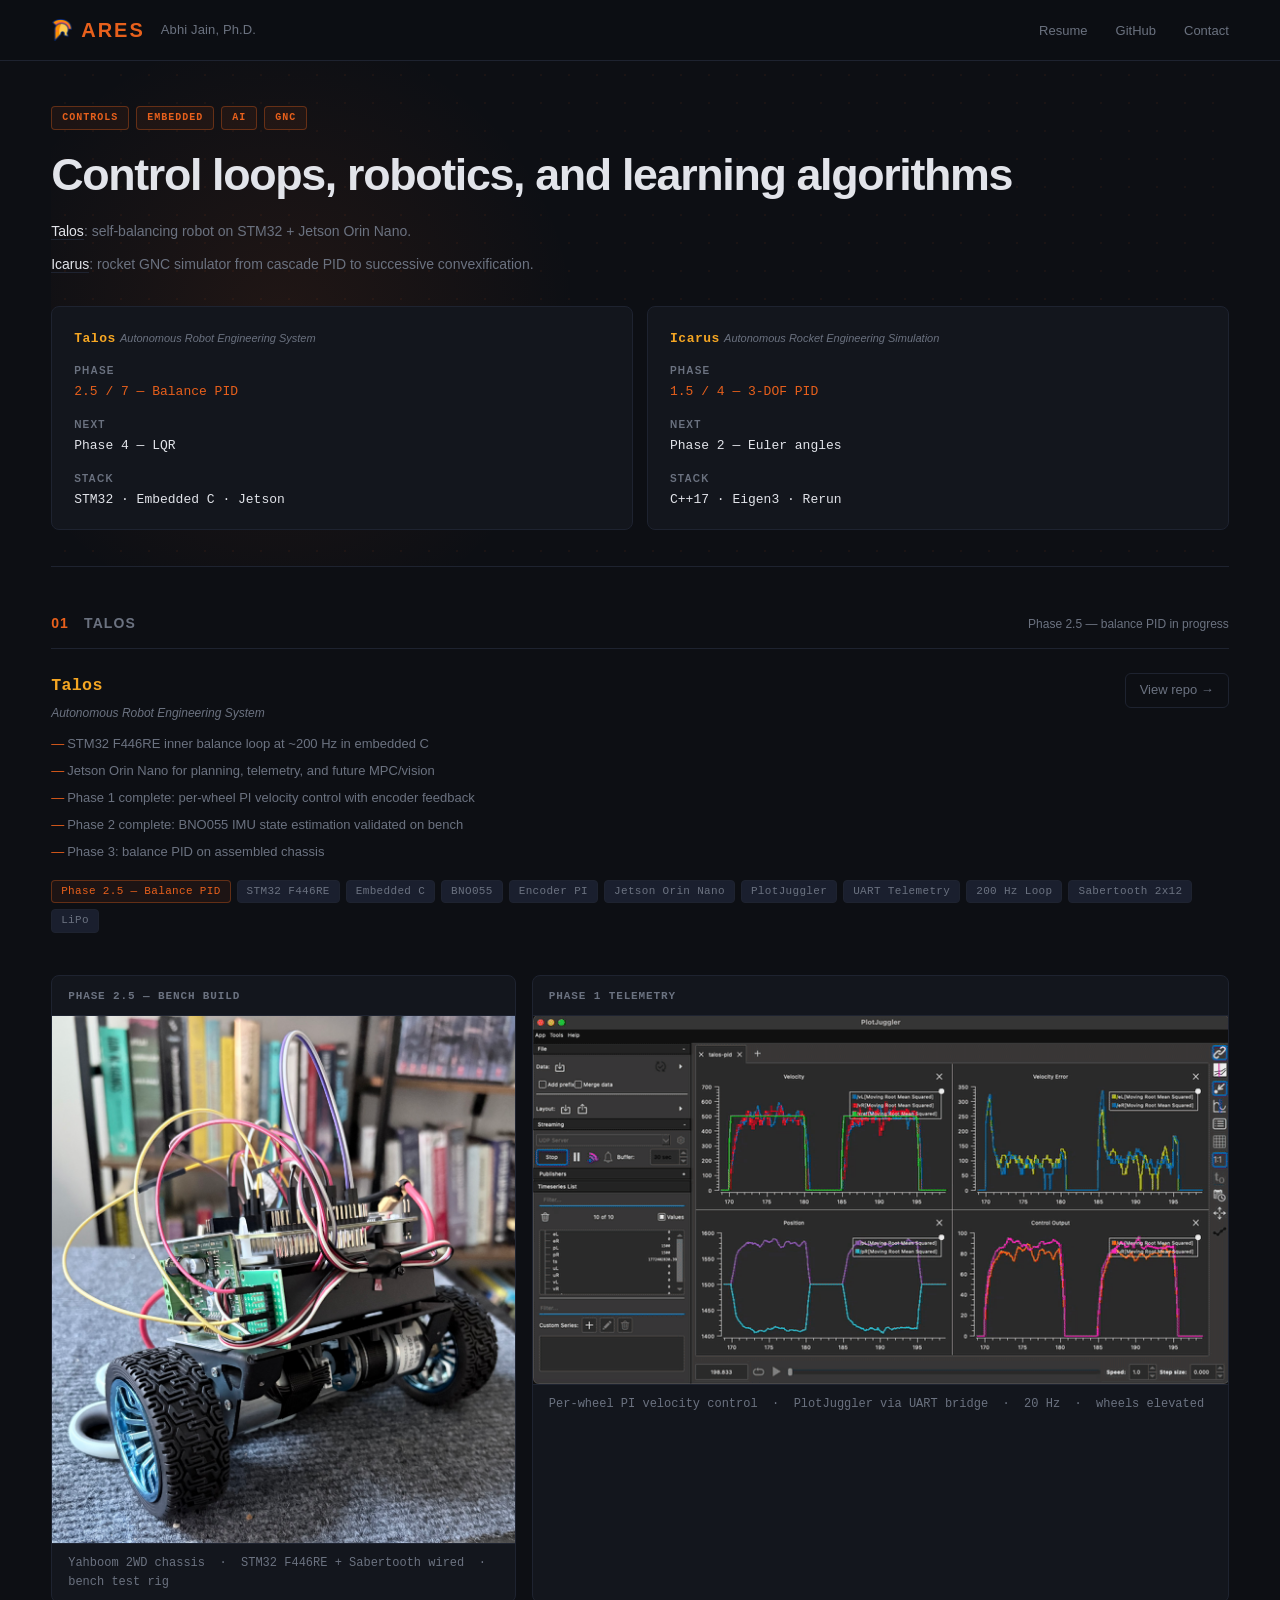
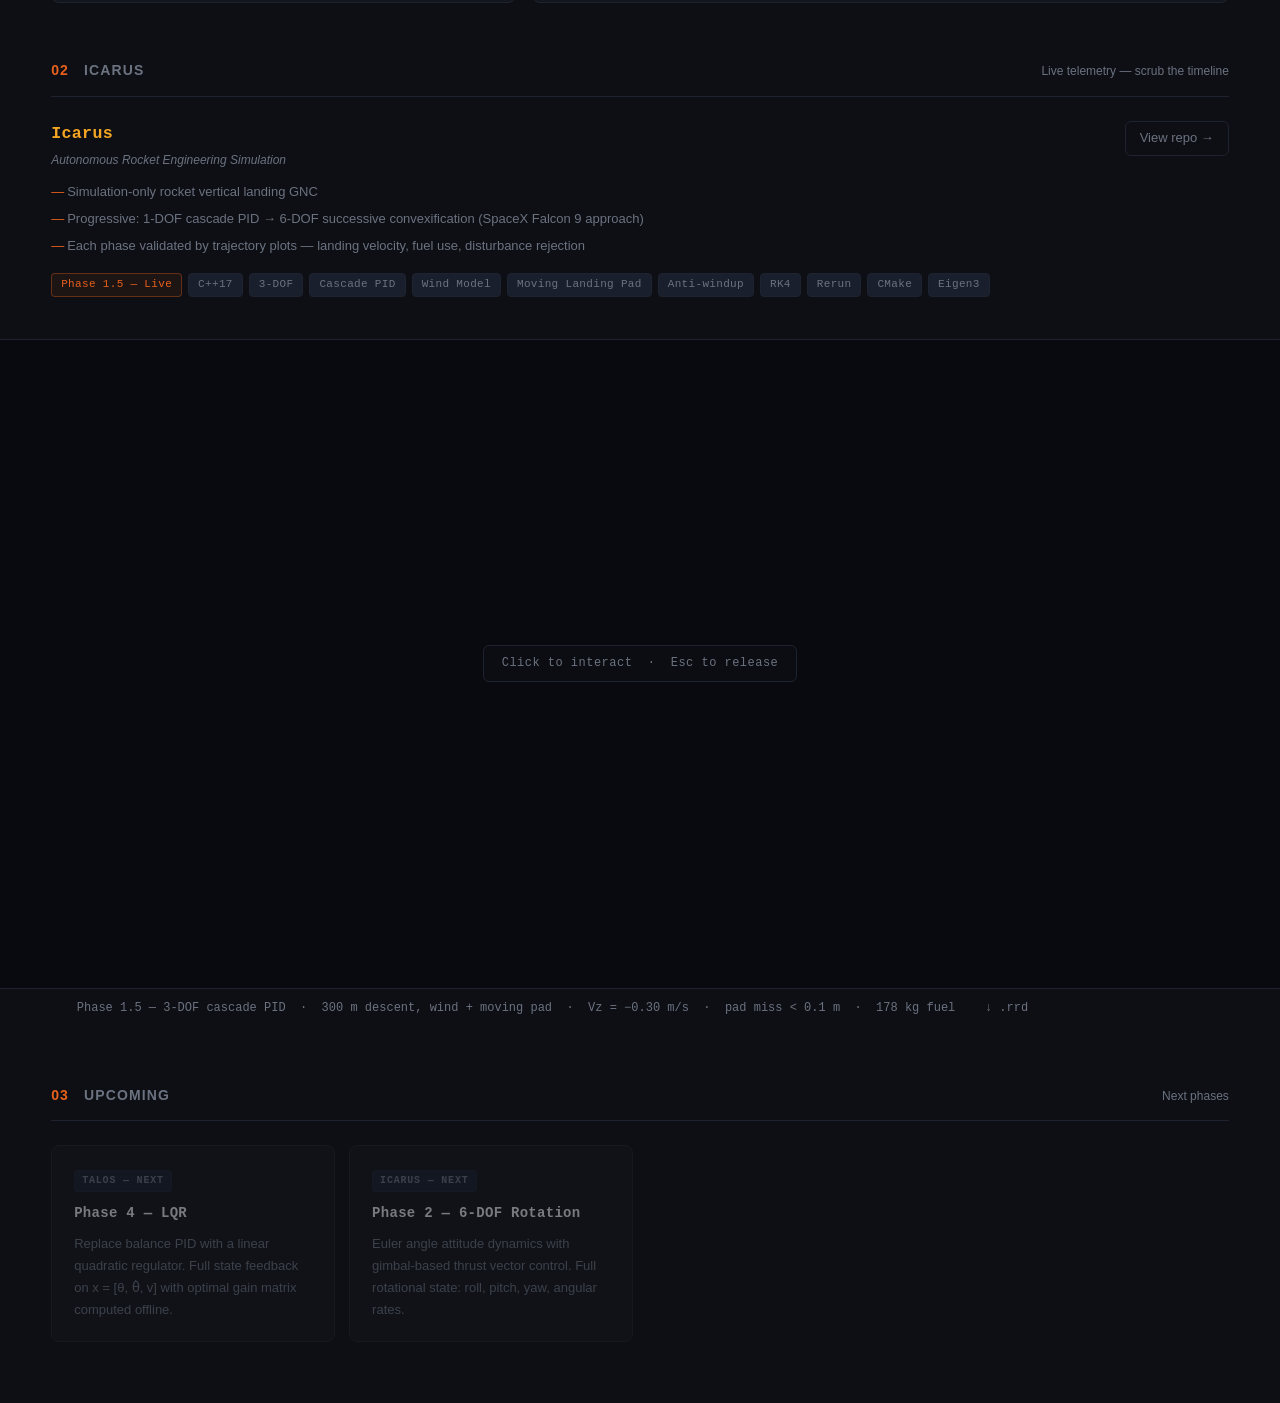
<file: index.html>
<!DOCTYPE html>
<!-- Generated by src/build.sh — edit src/ partials, not this file directly -->
<html lang="en">
<head>
  <meta charset="UTF-8" />
  <meta name="viewport" content="width=device-width, initial-scale=1.0" />
  <title>ARES</title>
  <link rel="icon" type="image/png" sizes="64x64" href="assets/favicon.png" />
  <link rel="stylesheet" href="src/styles/main.css" />
</head>
<body>
<nav>
  <div class="inner nav-inner">
    <div class="nav-left">
      <a class="nav-logo" href="#" onclick="event.preventDefault(); location.reload();">
        <img class="nav-logo-icon" src="assets/nav-icon.png" alt="" />
        ARES
      </a>
      <span class="nav-author">Abhi Jain, Ph.D.</span>
    </div>
    <ul>
<li><a href="docs/AJain_Resume.pdf" target="_blank">Resume</a></li>
      <li><a href="https://github.com/abhi-kirk" target="_blank">GitHub</a></li>
      <li><a href="mailto:abhikirk@icloud.com">Contact</a></li>
    </ul>
  </div>
</nav>
<div class="inner">
  <div class="intro">
    <div class="intro-left">
      <div class="intro-pills">
        <span class="intro-pill">Controls</span>
        <span class="intro-pill">Embedded</span>
        <span class="intro-pill">AI</span>
        <span class="intro-pill">GNC</span>
      </div>
      <h1 class="intro-heading">Control loops, robotics, and learning algorithms</h1>
      <p class="intro-body"><a href="https://github.com/abhi-kirk/ARES-Talos" target="_blank" style="color:var(--text);font-weight:500;text-decoration:none;border-bottom:1px solid var(--border);">Talos</a>: self-balancing robot on STM32 + Jetson Orin Nano.</p>
      <p class="intro-body" style="margin-top: 8px;"><a href="https://github.com/abhi-kirk/ARES-Icarus" target="_blank" style="color:var(--text);font-weight:500;text-decoration:none;border-bottom:1px solid var(--border);">Icarus</a>: rocket GNC simulator from cascade PID to successive convexification.</p>
    </div>
    <div class="intro-cards">
      <div class="intro-project-card">
        <div>
          <span class="intro-card-name"><span>Talos</span></span>
          <span class="intro-card-subtitle">Autonomous Robot Engineering System</span>
        </div>
        <div class="meta-row">
          <span class="meta-label">Phase</span>
          <span class="meta-value accent">2.5 / 7 — Balance PID</span>
        </div>
        <div class="meta-row">
          <span class="meta-label">Next</span>
          <span class="meta-value">Phase 4 — LQR</span>
        </div>
        <div class="meta-row">
          <span class="meta-label">Stack</span>
          <span class="meta-value">STM32 · Embedded C · Jetson</span>
        </div>
      </div>
      <div class="intro-project-card">
        <div>
          <span class="intro-card-name"><span>Icarus</span></span>
          <span class="intro-card-subtitle">Autonomous Rocket Engineering Simulation</span>
        </div>
        <div class="meta-row">
          <span class="meta-label">Phase</span>
          <span class="meta-value accent">1.5 / 4 — 3-DOF PID</span>
        </div>
        <div class="meta-row">
          <span class="meta-label">Next</span>
          <span class="meta-value">Phase 2 — Euler angles</span>
        </div>
        <div class="meta-row">
          <span class="meta-label">Stack</span>
          <span class="meta-value">C++17 · Eigen3 · Rerun</span>
        </div>
      </div>
    </div>
  </div>
</div>

<section id="projects">
  <!-- 01 — Talos -->
  <div class="inner" id="talos">
    <div class="section-header">
      <h2 class="section-title"><a class="anchor-heading" href="#talos"><span>01</span> Talos</a></h2>
      <span class="section-meta">Phase 2.5 — balance PID in progress</span>
    </div>

    <div class="project-header">
      <div>
        <p class="card-title"><a class="anchor-heading" href="#talos"><span>Talos</span></a></p>
        <p class="card-subtitle">Autonomous Robot Engineering System</p>
        <ul class="card-bullets">
          <li>STM32 F446RE inner balance loop at ~200 Hz in embedded C</li>
          <li>Jetson Orin Nano for planning, telemetry, and future MPC/vision</li>
          <li>Phase 1 complete: per-wheel PI velocity control with encoder feedback</li>
          <li>Phase 2 complete: BNO055 IMU state estimation validated on bench</li>
          <li>Phase 3: balance PID on assembled chassis</li>
        </ul>
      </div>
      <a class="card-link" href="https://github.com/abhi-kirk/ARES-Talos" target="_blank">View repo →</a>
    </div>

    <div class="tags" style="padding: 0 0 18px 0;">
      <span class="tag tag-accent">Phase 2.5 — Balance PID</span>
      <span class="tag">STM32 F446RE</span>
      <span class="tag">Embedded C</span>
      <span class="tag">BNO055</span>
      <span class="tag">Encoder PI</span>
      <span class="tag">Jetson Orin Nano</span>
      <span class="tag">PlotJuggler</span>
      <span class="tag">UART Telemetry</span>
      <span class="tag">200 Hz Loop</span>
      <span class="tag">Sabertooth 2x12</span>
      <span class="tag">LiPo</span>
    </div>

    <div class="talos-media">
      <div class="talos-media-card">
        <div class="talos-media-card-label">Phase 2.5 — bench build</div>
        <img src="assets/images/talos-bench.jpeg" alt="Talos physical bench build — wired hardware on Yahboom chassis" />
        <div class="embed-caption">Yahboom 2WD chassis &nbsp;·&nbsp; STM32 F446RE + Sabertooth wired &nbsp;·&nbsp; bench test rig</div>
      </div>
      <div class="talos-media-card">
        <div class="talos-media-card-label">Phase 1 telemetry</div>
        <img src="assets/images/pid-plots.gif" alt="Phase 1 — per-wheel PI velocity control telemetry in PlotJuggler" />
        <div class="embed-caption">Per-wheel PI velocity control &nbsp;·&nbsp; PlotJuggler via UART bridge &nbsp;·&nbsp; 20 Hz &nbsp;·&nbsp; wheels elevated</div>
      </div>
    </div>
  </div>

  <!-- 02 — Icarus -->
  <div class="inner" id="icarus" style="margin-top: 56px;">
    <div class="section-header">
      <h2 class="section-title"><a class="anchor-heading" href="#icarus"><span>02</span> Icarus</a></h2>
      <span class="section-meta">Live telemetry — scrub the timeline</span>
    </div>

    <div class="project-header">
      <div>
        <p class="card-title"><a class="anchor-heading" href="#icarus"><span>Icarus</span></a></p>
        <p class="card-subtitle">Autonomous Rocket Engineering Simulation</p>
        <ul class="card-bullets">
          <li>Simulation-only rocket vertical landing GNC</li>
          <li>Progressive: 1-DOF cascade PID → 6-DOF successive convexification (SpaceX Falcon 9 approach)</li>
          <li>Each phase validated by trajectory plots — landing velocity, fuel use, disturbance rejection</li>
        </ul>
      </div>
      <a class="card-link" href="https://github.com/abhi-kirk/ARES-Icarus" target="_blank">View repo →</a>
    </div>

    <div class="tags" style="padding: 0 0 18px 0;">
      <span class="tag tag-accent">Phase 1.5 — Live</span>
      <span class="tag">C++17</span>
      <span class="tag">3-DOF</span>
      <span class="tag">Cascade PID</span>
      <span class="tag">Wind Model</span>
      <span class="tag">Moving Landing Pad</span>
      <span class="tag">Anti-windup</span>
      <span class="tag">RK4</span>
      <span class="tag">Rerun</span>
      <span class="tag">CMake</span>
      <span class="tag">Eigen3</span>
    </div>
  </div>

  <!-- Full-width Rerun embed -->
  <div class="rerun-embed">
    <div class="rerun-overlay" id="rerunOverlay">
      <span class="rerun-overlay-hint">Click to interact &nbsp;·&nbsp; Esc to release</span>
    </div>
    <iframe
      src="https://app.rerun.io/version/0.30.2/index.html?url=https://abhi-kirk.github.io/ARES/assets/data/icarus-phase1.5.rrd"
      allow="cross-origin-isolated"
      title="ARES-Icarus Phase 1.5 — 3-DOF PID Landing Telemetry">
    </iframe>
  </div>

  <div class="inner">
    <div class="embed-caption">
      Phase 1.5 — 3-DOF cascade PID &nbsp;·&nbsp;
      300 m descent, wind + moving pad &nbsp;·&nbsp;
      Vz = −0.30 m/s &nbsp;·&nbsp; pad miss &lt; 0.1 m &nbsp;·&nbsp; 178 kg fuel
      &nbsp;&nbsp;
      <a href="https://abhi-kirk.github.io/ARES/assets/data/icarus-phase1.5.rrd">↓ .rrd</a>
    </div>
  </div>

  <!-- 03 — Upcoming -->
  <div class="inner" style="margin-top: 56px;">
    <div class="section-header">
      <h2 class="section-title"><span>03</span> Upcoming</h2>
      <span class="section-meta">Next phases</span>
    </div>

    <div class="upcoming-grid">
      <div class="upcoming-card">
        <div class="upcoming-pill">Talos — Next</div>
        <p class="card-title">Phase 4 — LQR</p>
        <p class="card-desc" style="font-size:13px;">Replace balance PID with a linear quadratic regulator. Full state feedback on x = [θ, θ̇, v] with optimal gain matrix computed offline.</p>
      </div>

      <div class="upcoming-card">
        <div class="upcoming-pill">Icarus — Next</div>
        <p class="card-title">Phase 2 — 6-DOF Rotation</p>
        <p class="card-desc" style="font-size:13px;">Euler angle attitude dynamics with gimbal-based thrust vector control. Full rotational state: roll, pitch, yaw, angular rates.</p>
      </div>
    </div>
  </div>
</section>

<script>
  const overlay = document.getElementById('rerunOverlay');
  overlay.addEventListener('click', () => overlay.classList.add('hidden'));
  document.addEventListener('keydown', e => {
    if (e.key === 'Escape') overlay.classList.remove('hidden');
  });
</script>
</body>
</html>
</file>
<file: src/styles/main.css>
:root {
  --bg:        #0d0f14;
  --surface:   #13161d;
  --border:    #1e2330;
  --accent:    #e8601c;
  --accent2:   #f5a623;
  --text:      #e2e4ea;
  --muted:     #6b7280;
  --tag-bg:    #1a1f2e;
}

* { box-sizing: border-box; margin: 0; padding: 0; }

body {
  background: var(--bg);
  color: var(--text);
  font-family: -apple-system, BlinkMacSystemFont, "Segoe UI", Helvetica, Arial, sans-serif;
  font-size: 15px;
  line-height: 1.6;
  min-height: 100vh;
}

.inner {
  width: 100%;
  max-width: 1400px;
  margin: 0 auto;
  padding: 0 clamp(20px, 4vw, 64px);
}

/* ── Nav ── */
nav {
  border-bottom: 1px solid var(--border);
  position: sticky;
  top: 0;
  background: rgba(13, 15, 20, 0.95);
  backdrop-filter: blur(12px);
  z-index: 10;
}

.nav-inner {
  display: flex;
  align-items: center;
  justify-content: space-between;
  padding-top: 14px;
  padding-bottom: 14px;
}

.nav-left {
  display: flex;
  align-items: center;
  gap: 16px;
}

.nav-logo {
  display: flex;
  align-items: center;
  gap: 8px;
  font-size: 20px;
  font-weight: 700;
  letter-spacing: 0.1em;
  color: var(--accent);
  text-decoration: none;
}

.nav-logo-icon {
  width: 22px;
  height: 22px;
  object-fit: contain;
}

.nav-author {
  font-size: 13px;
  color: var(--muted);
  letter-spacing: 0.01em;
}

nav ul {
  list-style: none;
  display: flex;
  gap: 28px;
  align-items: center;
}

nav a {
  color: var(--muted);
  text-decoration: none;
  font-size: 13px;
  transition: color 0.15s;
}

nav a:hover { color: var(--text); }

/* ── Intro strip ── */
@keyframes fadeUp {
  from { opacity: 0; transform: translateY(20px); }
  to   { opacity: 1; transform: translateY(0); }
}

.intro {
  padding: clamp(36px, 5vh, 56px) 0 clamp(28px, 4vh, 44px);
  border-bottom: 1px solid var(--border);
  margin-bottom: clamp(36px, 5vh, 56px);
  display: flex;
  flex-direction: column;
  gap: 28px;
  position: relative;
  overflow: hidden;
}

.intro::before {
  content: '';
  position: absolute;
  top: -60px;
  left: -8%;
  width: 55%;
  height: 130%;
  background: radial-gradient(ellipse, rgba(232, 96, 28, 0.09) 0%, transparent 65%);
  pointer-events: none;
}

.intro::after {
  content: '';
  position: absolute;
  inset: 0;
  background-image: radial-gradient(circle, rgba(232, 96, 28, 0.12) 1px, transparent 1px);
  background-size: 28px 28px;
  pointer-events: none;
  opacity: 0.5;
}

.intro > * { position: relative; z-index: 1; }

.intro-left {
  animation: fadeUp 0.55s cubic-bezier(0.16, 1, 0.3, 1) both;
}

.intro-cards {
  animation: fadeUp 0.55s 0.13s cubic-bezier(0.16, 1, 0.3, 1) both;
}

.intro-cards {
  display: grid;
  grid-template-columns: 1fr 1fr;
  gap: 14px;
}

.intro-project-card {
  display: flex;
  flex-direction: column;
  gap: 14px;
  padding: 18px 22px;
  background: var(--surface);
  border: 1px solid var(--border);
  border-radius: 8px;
}

.intro-card-name {
  font-size: 13px;
  font-weight: 700;
  letter-spacing: 0.04em;
  font-family: ui-monospace, "SF Mono", Menlo, monospace;
  color: var(--text);
}

.intro-card-name span { color: var(--accent2); }

.intro-card-subtitle {
  font-size: 11px;
  font-style: italic;
  color: var(--muted);
  margin-top: 2px;
  font-family: -apple-system, BlinkMacSystemFont, "Segoe UI", Helvetica, Arial, sans-serif;
}

.card-subtitle {
  font-size: 12px;
  font-style: italic;
  color: var(--muted);
  margin-top: -4px;
  margin-bottom: 10px;
  font-family: -apple-system, BlinkMacSystemFont, "Segoe UI", Helvetica, Arial, sans-serif;
}

.intro-pills {
  display: flex;
  flex-wrap: wrap;
  gap: 7px;
  margin-bottom: 20px;
}

.intro-pill {
  font-size: 10px;
  font-weight: 600;
  letter-spacing: 0.1em;
  text-transform: uppercase;
  color: var(--accent);
  border: 1px solid rgba(232, 96, 28, 0.35);
  background: rgba(232, 96, 28, 0.07);
  border-radius: 4px;
  padding: 3px 10px;
  font-family: ui-monospace, "SF Mono", Menlo, monospace;
}

.intro-heading {
  font-size: clamp(32px, 3.5vw, 54px);
  font-weight: 800;
  letter-spacing: -0.03em;
  line-height: 1.1;
  margin-bottom: 20px;
  color: var(--text);
}

.intro-body {
  font-size: clamp(14px, 1vw, 15px);
  color: var(--muted);
  max-width: 600px;
  line-height: 1.8;
}

.intro-body strong {
  color: var(--text);
  font-weight: 500;
}

.meta-row {
  display: flex;
  flex-direction: column;
  gap: 3px;
}

.meta-label {
  font-size: 10px;
  font-weight: 600;
  letter-spacing: 0.12em;
  text-transform: uppercase;
  color: var(--muted);
}

.meta-value {
  font-size: 13px;
  color: var(--text);
  font-family: ui-monospace, "SF Mono", Menlo, monospace;
}

.meta-value.accent { color: var(--accent); }

@media (max-width: 700px) {
  .intro-cards { grid-template-columns: 1fr; }
}

/* ── Section ── */
section {
  padding-bottom: clamp(48px, 7vh, 96px);
}

.section-header {
  display: flex;
  align-items: baseline;
  justify-content: space-between;
  margin-bottom: 24px;
  padding-bottom: 14px;
  border-bottom: 1px solid var(--border);
}

.section-title {
  font-size: 14px;
  font-weight: 600;
  letter-spacing: 0.08em;
  text-transform: uppercase;
  color: var(--muted);
}

.section-title span { color: var(--accent); margin-right: 10px; }

.anchor-heading {
  color: inherit;
  text-decoration: none;
}

.anchor-heading::after {
  content: ' #';
  font-size: 0.75em;
  color: var(--border);
  opacity: 0;
  transition: opacity 0.15s;
}

.anchor-heading:hover::after {
  opacity: 1;
}

.section-meta {
  font-size: 12px;
  color: var(--muted);
}

/* ── Project header ── */
.project-header {
  display: flex;
  align-items: flex-start;
  justify-content: space-between;
  gap: 20px;
  margin-bottom: 16px;
}

.card-title {
  font-size: clamp(16px, 1.3vw, 21px);
  font-weight: 700;
  letter-spacing: 0.02em;
  margin-bottom: 8px;
  font-family: ui-monospace, "SF Mono", Menlo, monospace;
}

.card-title span { color: var(--accent2); }

.card-desc {
  font-size: clamp(13px, 0.85vw, 14px);
  color: var(--muted);
  max-width: 680px;
  line-height: 1.7;
}

.card-bullets {
  list-style: none;
  font-size: clamp(13px, 0.85vw, 14px);
  color: var(--muted);
  max-width: 680px;
  line-height: 1.7;
  display: flex;
  flex-direction: column;
  gap: 5px;
  margin-top: 4px;
}

.card-bullets li {
  padding-left: 16px;
  position: relative;
}

.card-bullets li::before {
  content: '—';
  position: absolute;
  left: 0;
  color: var(--accent);
}

.card-link {
  color: var(--muted);
  text-decoration: none;
  font-size: 13px;
  white-space: nowrap;
  flex-shrink: 0;
  border: 1px solid var(--border);
  border-radius: 6px;
  padding: 6px 14px;
  transition: color 0.15s, border-color 0.15s;
}

.card-link:hover { color: var(--text); border-color: var(--muted); }

.tags {
  display: flex;
  flex-wrap: wrap;
  gap: 6px;
  padding: 0 clamp(18px, 2vw, 32px) 18px;
}

.tag {
  background: var(--tag-bg);
  color: var(--muted);
  border: 1px solid var(--border);
  border-radius: 4px;
  padding: 2px 9px;
  font-size: 11px;
  font-weight: 500;
  letter-spacing: 0.03em;
  font-family: ui-monospace, "SF Mono", Menlo, monospace;
}

.tag-accent {
  color: var(--accent);
  border-color: rgba(232, 96, 28, 0.35);
  background: rgba(232, 96, 28, 0.07);
}

/* ── Rerun embed ── */
.rerun-embed {
  background: #080a0f;
  border-top: 1px solid var(--border);
  border-bottom: 1px solid var(--border);
  margin-top: 24px;
  position: relative;
}

.rerun-embed iframe {
  display: block;
  width: 100%;
  height: clamp(520px, 72vh, 960px);
  border: none;
}

.rerun-overlay {
  position: absolute;
  inset: 0;
  z-index: 5;
  cursor: pointer;
  display: flex;
  align-items: center;
  justify-content: center;
}

.rerun-overlay-hint {
  background: rgba(13, 15, 20, 0.7);
  border: 1px solid var(--border);
  border-radius: 6px;
  padding: 8px 18px;
  font-size: 12px;
  font-family: ui-monospace, "SF Mono", Menlo, monospace;
  color: var(--muted);
  letter-spacing: 0.04em;
  pointer-events: none;
  transition: opacity 0.15s;
}

.rerun-overlay:hover .rerun-overlay-hint {
  color: var(--text);
  border-color: var(--muted);
}

.rerun-overlay.hidden {
  display: none;
}

.embed-caption {
  padding: 10px clamp(18px, 2vw, 32px);
  font-size: 12px;
  color: var(--muted);
  display: flex;
  align-items: center;
  gap: 8px;
  flex-wrap: wrap;
  font-family: ui-monospace, "SF Mono", Menlo, monospace;
}

.embed-caption a { color: var(--muted); text-decoration: none; }
.embed-caption a:hover { color: var(--text); }

/* ── Upcoming grid ── */
.upcoming-grid {
  display: grid;
  grid-template-columns: repeat(auto-fill, minmax(clamp(240px, 22vw, 380px), 1fr));
  gap: 14px;
  margin-top: 8px;
}

.upcoming-card {
  background: var(--surface);
  border: 1px solid var(--border);
  border-radius: 8px;
  padding: 20px 22px;
  opacity: 0.5;
}

.upcoming-card .card-title {
  font-size: 14px;
  margin-bottom: 8px;
}

.upcoming-pill {
  display: inline-block;
  font-size: 10px;
  font-weight: 600;
  letter-spacing: 0.08em;
  text-transform: uppercase;
  background: var(--tag-bg);
  color: var(--muted);
  border: 1px solid var(--border);
  border-radius: 3px;
  padding: 2px 7px;
  margin-bottom: 10px;
  font-family: ui-monospace, "SF Mono", Menlo, monospace;
}

/* ── Talos media ── */
.talos-media {
  display: grid;
  grid-template-columns: 2fr 3fr;
  gap: 16px;
  margin-top: 24px;
}

.talos-media-card {
  background: var(--surface);
  border: 1px solid var(--border);
  border-radius: 8px;
  overflow: hidden;
}

.talos-media-card-label {
  padding: 12px 16px 10px;
  font-size: 11px;
  font-weight: 600;
  letter-spacing: 0.08em;
  text-transform: uppercase;
  color: var(--muted);
  font-family: ui-monospace, "SF Mono", Menlo, monospace;
}

.talos-media-card img {
  width: 100%;
  display: block;
  border-top: 1px solid var(--border);
  border-bottom: 1px solid var(--border);
}

.talos-media-card .embed-caption {
  padding: 10px 16px;
}

@media (max-width: 700px) {
  .talos-media { grid-template-columns: 1fr; }
}

@media (max-width: 600px) {
  .nav-author { display: none; }
  nav ul { gap: 18px; }
  .card-header { flex-direction: column; }
  .section-header { flex-direction: column; gap: 4px; }
  .footer-inner { flex-direction: column; gap: 8px; text-align: center; }
}
</file>
